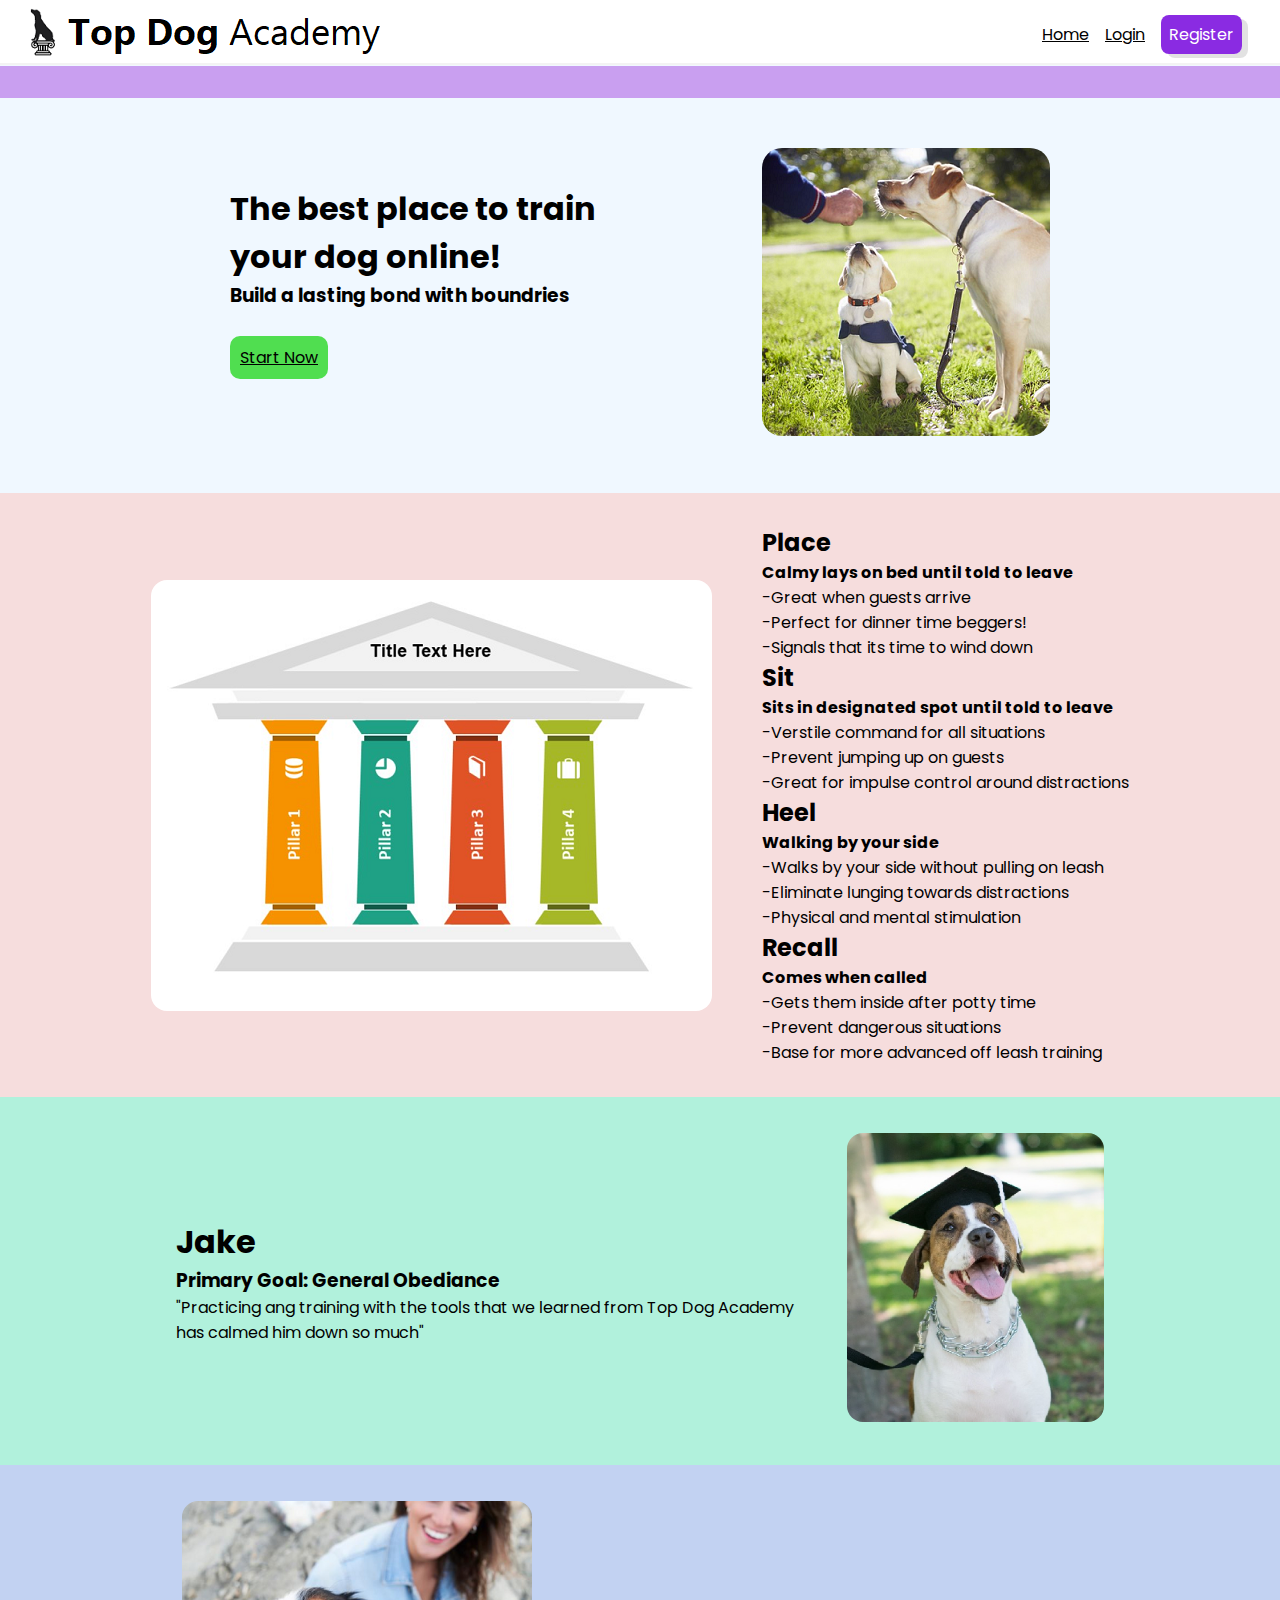
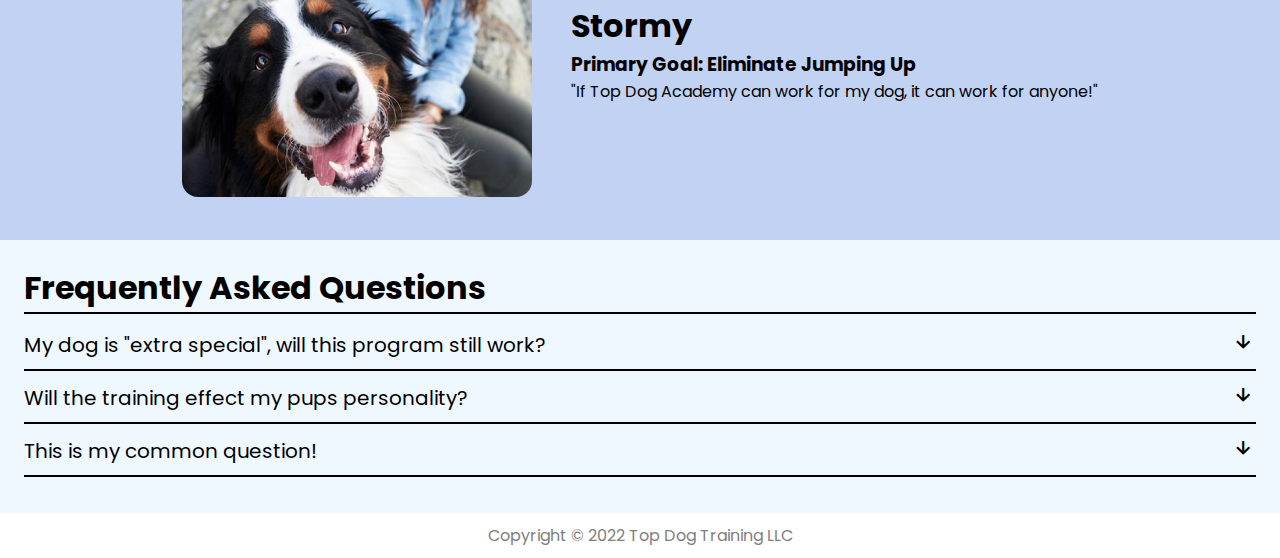
<file: index.html>
<!DOCTYPE html>
<html lang="en">
  <head>
    <meta charset="UTF-8" />
    <meta http-equiv="X-UA-Compatible" content="IE=edge" />
    <meta name="viewport" content="width=device-width, initial-scale=1.0" />
    <title>Top Dog Academy</title>
    <link rel="stylesheet" href="./style.css" />
    <link href='https://unpkg.com/boxicons@2.1.2/css/boxicons.min.css' rel='stylesheet'>
    <script src="app.js" defer></script>

<head>
  <body>
        <div class="parent">
            <div class="navbar">
                <div class="menubox">
                    <!--<div class="padding"><i class='bx bx-menu bx-md' id="btn"></i></div>-->
                    <div class="logo"><img src="./assets/nav_logo.png" alt="" /></div>
                </div>
                <div class="menu">
                    <div><a class="textbox" href="./index.html">Home</a></div>
                    <div><a class="textbox" href="./mainmembers.html">Login</a></div>
                    <div><a class="textbox1" href="./signup.html">Register</a></div>
                    <!--<div><a class="textbox" href="#">About</a></div>
                    <div><a class="textbox" href="#">Contact</a></div>-->
                </div>
            </div>
        </div>
      <div class="home_content_index">
            <div class="banner-1">
                <div class="text"></div>
            </div>
            <div class="section1">
                <div class="text_index">
                    <div><h1>The best place to train</h1></div> 
                    <div><h1>your dog online!</h1></div>
                    <div><h3>Build a lasting bond with boundries</h3></div>
                    <a class="start_now" href="./signup.html">Start Now</a>
                </div>
                <div class="image_index1">
                    <img src="./assets/attention_small.png" alt="">
                </div>
            </div>
            <div class="container4">
                <div class="pillarBlock">
                    <div class="pillarImg">
                        <img src="./assets/pillarsMed.png" alt="">
                    </div>
                    <div class="pillarText">
                        <div class="pillarTextSub"><h2>Place</h2>
                            <h4>Calmy lays on bed until told to leave</h4>
                            <ul>
                                <p>-Great when guests arrive</p>
                                <p>-Perfect for dinner time beggers!</p>
                                <p>-Signals that its time to wind down</p>
                            </ul>
                        </div>
                        <div class="pillarTextSub"><h2>Sit</h2>
                            <h4>Sits in designated spot until told to leave</h4>
                            <ul>
                                <p>-Verstile command for all situations</p>
                                <p>-Prevent jumping up on guests</p>
                                <p>-Great for impulse control around distractions</p>
                            </ul>
                        </div>
                        <div class="pillarTextSub"><h2>Heel</h2>
                            <h4>Walking by your side</h4>
                            <ul>
                                <p>-Walks by your side without pulling on leash</p>
                                <p>-Eliminate lunging towards distractions</p>
                                <p>-Physical and mental stimulation</p>
                            </ul>
                        </div>
                        <div class="pillarTextSub"><h2>Recall</h2>
                            <h4>Comes when called</h4>
                            <ul>
                                <p>-Gets them inside after potty time</p>
                                <p>-Prevent dangerous situations</p>
                                <p>-Base for more advanced off leash training</p>
                            </ul>
                        </div>
                    </div>
                </div>
            </div>
            
            <div class="container3">
                <div class="testimony">
                    <div class="story1">
                        <div><h1>Jake</h1></div> 
                        <div><h3>Primary Goal: General Obediance</h3></div>
                        <!-- <div><p>"Before Top Dog Academy, Stormy had a very strong impulse to jump up on people and it made me very nervous to keep her arond the kids. After completing Top Dog Academy, she's like a whole new dog! Not only is the jumping gone, but the skills we learned also eliminated many of her other bad habits. I would recommend this program to anyone!"</p></div> -->
                        <div><p>"Practicing ang training with the tools that we learned from Top Dog Academy has calmed him down so much"</p></div>
                    </div>
                    <div class="imgBox2">
                        <img class="ownerImg" src="./assets/Test2Med.png" alt="">
                    </div>
                </div>
            </div>
            <div class="container2">
                <div class="testimony">
                    <div class="imgBox2">
                        <img class="ownerImg" src="./assets/Test1Med.png" alt="">
                    </div>
                    <div class="story1">
                        <div><h1>Stormy</h1></div> 
                        <div><h3>Primary Goal: Eliminate Jumping Up</h3></div>
                        <!-- <div><p>"Before Top Dog Academy, Stormy had a very strong impulse to jump up on people and it made me very nervous to keep her arond the kids. After completing Top Dog Academy, she's like a whole new dog! Not only is the jumping gone, but the skills we learned also eliminated many of her other bad habits. I would recommend this program to anyone!"</p></div> -->
                        <div><p>"If Top Dog Academy can work for my dog, it can work for anyone!"</p></div>
                    </div>
                </div>
            </div>
            <!-- <div class="banner-2">
                <ul class="text2">
                    <div class="list1">
                        <h2>How Does It Work?</h2>
                    </div>
                    <div class="list2">
                        <i class='bx bxs-user-check bx-lg'></i>
                        <span class="links_name2">Sign Up</span>
                    </div>
                    <div class="list2">
                        <i class='bx bxs-component bx-lg'></i>
                        <span class="links_name2">Receive Training Tool Kit</span>
                    </div>
                    <div class="list2">
                        <i class='bx bxs-compass bx-lg'></i>
                        <span class="links_name2">Follow the Program</span>
                    </div>
                    <div class="list2">
                        <i class='bx bxs-graduation bx-lg'></i>
                        <span class="links_name2">Become a Pro</span>
                    </div>
                </ul>
            </div> -->
            <div class="FAQ">
                <h1>Frequently Asked Questions</h1>
                <div class="faqSmContainer">
                    <div class="faqBox">
                        <div class="faqWords">
                            My dog is "extra special", will this program still work?
                        </div>    
                        <div class="faqButton">
                            <button onclick="myFunction()"><i class='bx bx-down-arrow-alt bx-sm'></i></button>
                        </div>
                    </div>
                    <div id="myDIV">
                        While every dog has their own special challanges, we have never encoutered a dog that shows no reponse to the methods we employ. More often than not, its the owner that needs the most education :) 
                    </div>
                </div>
                <div class="faqSmContainer">
                    <div class="faqBox">
                        <div class="faqWords">
                            Will the training effect my pups personality? 
                        </div>    
                        <div class="faqButton2">
                            <button onclick="myFunction2()"><i class='bx bx-down-arrow-alt bx-sm'></i></button>
                        </div>
                    </div>
                    <div id="myDIV2">
                        Of course not! The training changes a dogs behaviors, but their personality still shines right through. You will notice improved impulse control and a genrally calmer state.
                    </div>
                </div>
                <div class="faqSmContainer">
                    <div class="faqBox">
                        <div class="faqWords">
                            This is my common question!
                        </div>    
                        <div class="faqButton3">
                            <button onclick="myFunction3()"><i class='bx bx-down-arrow-alt bx-sm'></i></button>
                        </div>
                    </div>
                    <div id="myDIV3">
                        This is the answer to the common question.
                    </div>
                </div>
            </div>
            <div class="footer">
              <p>Copyright © 2022 Top Dog Training LLC</p>
            </div>
      </div>
  </body>
</html>
</file>
<file: style.css>
@import url('https://fonts.googleapis.com/css2?family=Poppins&display=swap');
*{
    font-family: "Poppins", sans-serif;
    padding: 0;
    margin: 0;
    box-sizing: border-box;
}
.body{
    position: relative;
    min-height: 100vh;
    width: 100%;
    overflow-x: hidden;
    overflow-y: scroll;
}
.parent {
    position: fixed;
    top: 0;
    left: 0;
    margin: auto;
    width: 100%;
    z-index: 10;
  }
.navbar{
    display: flex;
    align-items: center;
    justify-content: space-between;
    width: auto;
    height: 65px;
    padding: 10px 20px 5px 20px;
    background-color: #ffffff;
    border-bottom: 2px solid hsla(0,0%,52.2%,.1);
}
.logo{
    padding: 5px 10px 0px 10px;
}
.menu{
    width: 320px;
    display: flex;
    align-items: center;
    justify-content: flex-end;
    margin-right: 10px;
}
.menubox{
    width: 400px;
    display: flex;
    align-items: center;
    margin-right: 20px;
}
.padding{
    padding-top: 4px;
    padding-right: 7px;
}
.textbox{
    padding: 0px 8px;
    color: black;
}
.textbox1{
    margin: 4px 8px;
    padding: 8px;
    background-color: blueviolet;
    color: white;
    border-radius: 8px;
    text-decoration: none;
    box-shadow: 6px 4px rgba(159, 159, 159, 0.305);
}
.textbox1:hover{
    margin: 4px 8px;
    padding: 8px;
    background-color: blueviolet;
    color: rgb(206, 217, 227);
    border-radius: 8px;
    box-shadow: none;
}
a{
    color: black;
}
a:hover{
    color: rgb(0, 0, 178);
}
.sidebar{
    position: fixed;
    top: 67;
    left: 0;
    height: 100%;
    width: 80px;
    margin-top: 65px;
    background: rgb(220, 220, 220);
    border-right: 2px solid rgba(100, 100, 100, 0.1);
    padding: 6px 14px;
    transition: all 0.5s ease;
}
.sidebar.active{
    width: 240px;
}
.sidebar.active #btn{
    top: 15px;
    padding: 5px;
    text-align: center;
    left: 80%;
    transform: rotate(0deg);
}
.sidebar #btn{
    position: absolute;
    color: black;
    transform: translateX(-50%);
    left: 40%;
    top: 15px;
    padding: 5px;
    text-align: center;
    transform: rotate(180deg);
}
.sidebar #btn:hover{
    position: absolute;
    color: white;
    background: black;
    padding: 5px;
    border-radius: 3px;
    top: 15px;
    text-align: center;
}
.sidebar ul li i{
    border: 2px solid black;
    border-radius: 3px;
    padding: 0px 0px 0px 5px;
}
.sidebar ul{
    margin-top: 45px;
}
.sidebar ul li{
    position: relative;
    width: 100%;
    height: 60px;
    margin: 0px 5px;
    list-style: none;
    border-top: 1px solid rgb(181, 181, 181);
}
.sidebar ul li .tooltip{
    position: absolute;
    height: 35px;
    width: 122px;
    color: black;
    left: 122px;
    top: 0;
    transform: translate(-40%, -50%);
    border-radius: 6px;
    background: white;
    line-height: 35px;
    text-align: center;
    box-shadow: 0px 5px 10px rgb(152, 152, 152);
    transition: 0s;
    opacity: 0;
    pointer-events: none;
    display: block;
}
.sidebar.active ul li .tooltip{
    display: none;
}
.sidebar ul li:hover .tooltip{
    transition: all 0.5s ease;
    top: 50%;
    background: white;
    opacity: 1;
}
.sidebar ul li a{
    color: black;
    text-decoration: none;
    display: flex;
    align-items: center;
    padding: 10px 10px 10px 6px;
    margin-right: 10px;
    border-radius: 12px;
    white-space: nowrap;
}
.sidebar.active ul li a{
    color: black;
    text-decoration: none;
    display: flex;
    align-items: center;
    padding: 10px 10px 10px 20px;
    margin-right: 10px;
    border-radius: 12px;
}
.sidebar ul li a:hover{
    text-decoration: none;
    display: flex;
    align-items: center;
    background: white;
    width: 100%;
}
.sidebar ul li a i{
    height: 40px;
    min-width: 40px;
    line-height: 40px;
}
.sidebar.active ul li a i{
    height: 40px;
    min-width: 40px;
    line-height: 40px;
}
.sidebar .links_name{
    display: none;
    pointer-events: none;
}
.sidebar.active .links_name{
    display: block;
    margin-left: 10px;
    pointer-events: auto;
}
.home_content{
    position: absolute;
    z-index: 1;
    height: 100%;
    width: calc(100% - 80px);
    left: 80px;
    top: 65px;
    transition: all 0.5s ease;

}
.home_content text{
    color: black;
}
.home_content_index{
    position: absolute;
    z-index: 1;
    height: 100%;
    width: calc(100%);
    top: 65px;
    transition: all 0.5s ease;
    background-color: aliceblue;
    /* background-color: rgb(235, 235, 235); */
}
.home_content_index text{
    color: black;
}
.container{
    position: relative;
    z-index: 2;
    height: 100%;
    width: auto;
    background-color: white;
    border: 2px solid rgb(206, 205, 205);
    margin: 20px;
    padding: 20px;
}
.sidebar.active ~ .home_content{
    width: calc(100% - 240px);
    left: 240px;
}
.banner-1{
    height: 32px;
    width: 100%;
    background-color: rgb(201, 159, 240);
    margin-top: 1px;
}
.section1{
    display: flex;
    align-items: center;
    justify-content: space-between;
    height: fit-content;
    max-width: 860px;
    padding: 20px;
    margin: 30px auto;
}
.text_index .h3{
    line-height: 1em;
}
.start_now{
    line-height: 6em;
    padding: 10px;
    border-radius: 10px;
    background-color: rgb(80, 222, 80);
}
.image_index1 img{
    border-radius: 20px;
}
.container2{
    background-color: rgb(194, 210, 242);
}
.container3{
    background-color: rgb(177, 241, 220);
}
.testimony{
    display: flex;
    align-items: center;
    justify-content: space-evenly;
    width: 100%;
    max-width: 1000px;
    height: fit-content;
    padding: 20px;
    margin: 0 auto;
}
.imgBox2{
    width: 350px;
    height: auto;
    margin: 16px;
}
.story1{
    margin: 16px;
}
.ownerImg{
    max-width: 100%;
    height: auto;
    border-radius: 16px;
}
.container4{
    background-color: rgb(246, 221, 221);
    padding: 0 24px;
}
.pillarBlock{
    display: flex;
    justify-content: space-evenly;
    align-items: center;
    height: auto;
    max-width: 1080px;
    margin: 0 auto;
    padding: 16px;
    /* border: 2px solid black; */
    overflow: hidden;
}
.pillarImg{
    display: flex;
    justify-content: center;
    align-items: center;
    width: auto;
    height: 100%;
    object-fit: contain;
    margin: 16px;
    padding: 16px;
    border-radius: 16px;
    background-color: white;
}
.pillarText{
    margin: 16px;
}
/* .pillarTextSub h4{
    padding-left: 80px;
} */
.seperator{
    content: "";
    display: block;
    width: 100%;
    height: 1px;
    /* position: absolute; */
    bottom: -80px;
    background: linear-gradient(-90deg,rgba(134,158,255,.26),#909cfb,#a082f5,rgba(161,130,245,.27451));
}
.seperator1{
    content: "";
    display: block;
    width: 100%;
    height: 2px;
    margin-bottom: 12px;
    background-color: gray;
}
.FAQ {
    padding: 24px;
    width: 100%;
    background-color: aliceblue;
}
.FAQ h1 {
    margin-bottom: 16px;
    /* text-decoration: underline; */
    border-bottom: 2px solid black;
}
.faqSmContainer{
    border-bottom: 2px solid black;
    margin-bottom: 12px;
}
.faqBox {
    display: flex;
    justify-content: space-between;
}
.faqWords {
    font-size: 20px;
}
.faqButton button {
    border: none;
    background-color: aliceblue;
}
.faqButton.active button {
    border: none;
    background-color: aliceblue;
    transform: rotate(180deg);
}
#myDIV.active {
    /* width: 100%; */
    padding: 24px;
    color: rgb(0, 0, 0);
    font-size: 18px;
    transition: all 0.5s ease;
    background-color: white;
    border-radius: 8px;
}
#myDIV {
    margin: 4px;
    font-size: 1px;
    transition: all 0.5s ease;
    color:rgba(0, 255, 255, 0)
}
.faqButton2 button {
    border: none;
    background-color: aliceblue;
}
.faqButton2.active button {
    border: none;
    background-color: aliceblue;
    transform: rotate(180deg);
}
#myDIV2.active {
    /* width: 100%; */
    padding: 18px;
    color: rgb(0, 0, 0);
    font-size: 18px;
    transition: all 0.5s ease;
    background-color: white;
    border-radius: 8px;
}
#myDIV2 {
    margin: 4px;
    font-size: 1px;
    transition: all 0.5s ease;
    color:rgba(0, 255, 255, 0)
}
.faqButton3 button {
    border: none;
    background-color: aliceblue;
}
.faqButton3.active button {
    border: none;
    background-color: aliceblue;
    transform: rotate(180deg);
}
#myDIV3.active {
    /* width: 100%; */
    padding: 18px;
    color: rgb(0, 0, 0);
    font-size: 18px;
    transition: all 0.5s ease;
    background-color: white;
    border-radius: 8px;
}
#myDIV3 {
    margin: 4px;
    font-size: 1px;
    transition: all 0.5s ease;
    color:rgba(0, 255, 255, 0)
}
.footer{
    text-align: center;
    color: gray;
    padding: 10px;
}

@media (max-width: 1080px) {
    .pillarBlock{
        display: flex;
        flex-direction: column;
    }
}

@media (max-width: 728px) {
    .section1 {
        flex-direction: column;
    }
    .text_index {
        display: flex;
        flex-direction: column;
        align-items: center;
    }
    .start_now{
        padding: 10px;
        margin: 10px;
        line-height: 1em;
    }
    .testimony {
        flex-direction: column;
    }
    .menu{
        display: none;
    }
    .text2{
        margin-left: 25%;
    }
    .pillarBlock{
        display: flex;
        flex-direction: column;
    }

}
</file>
